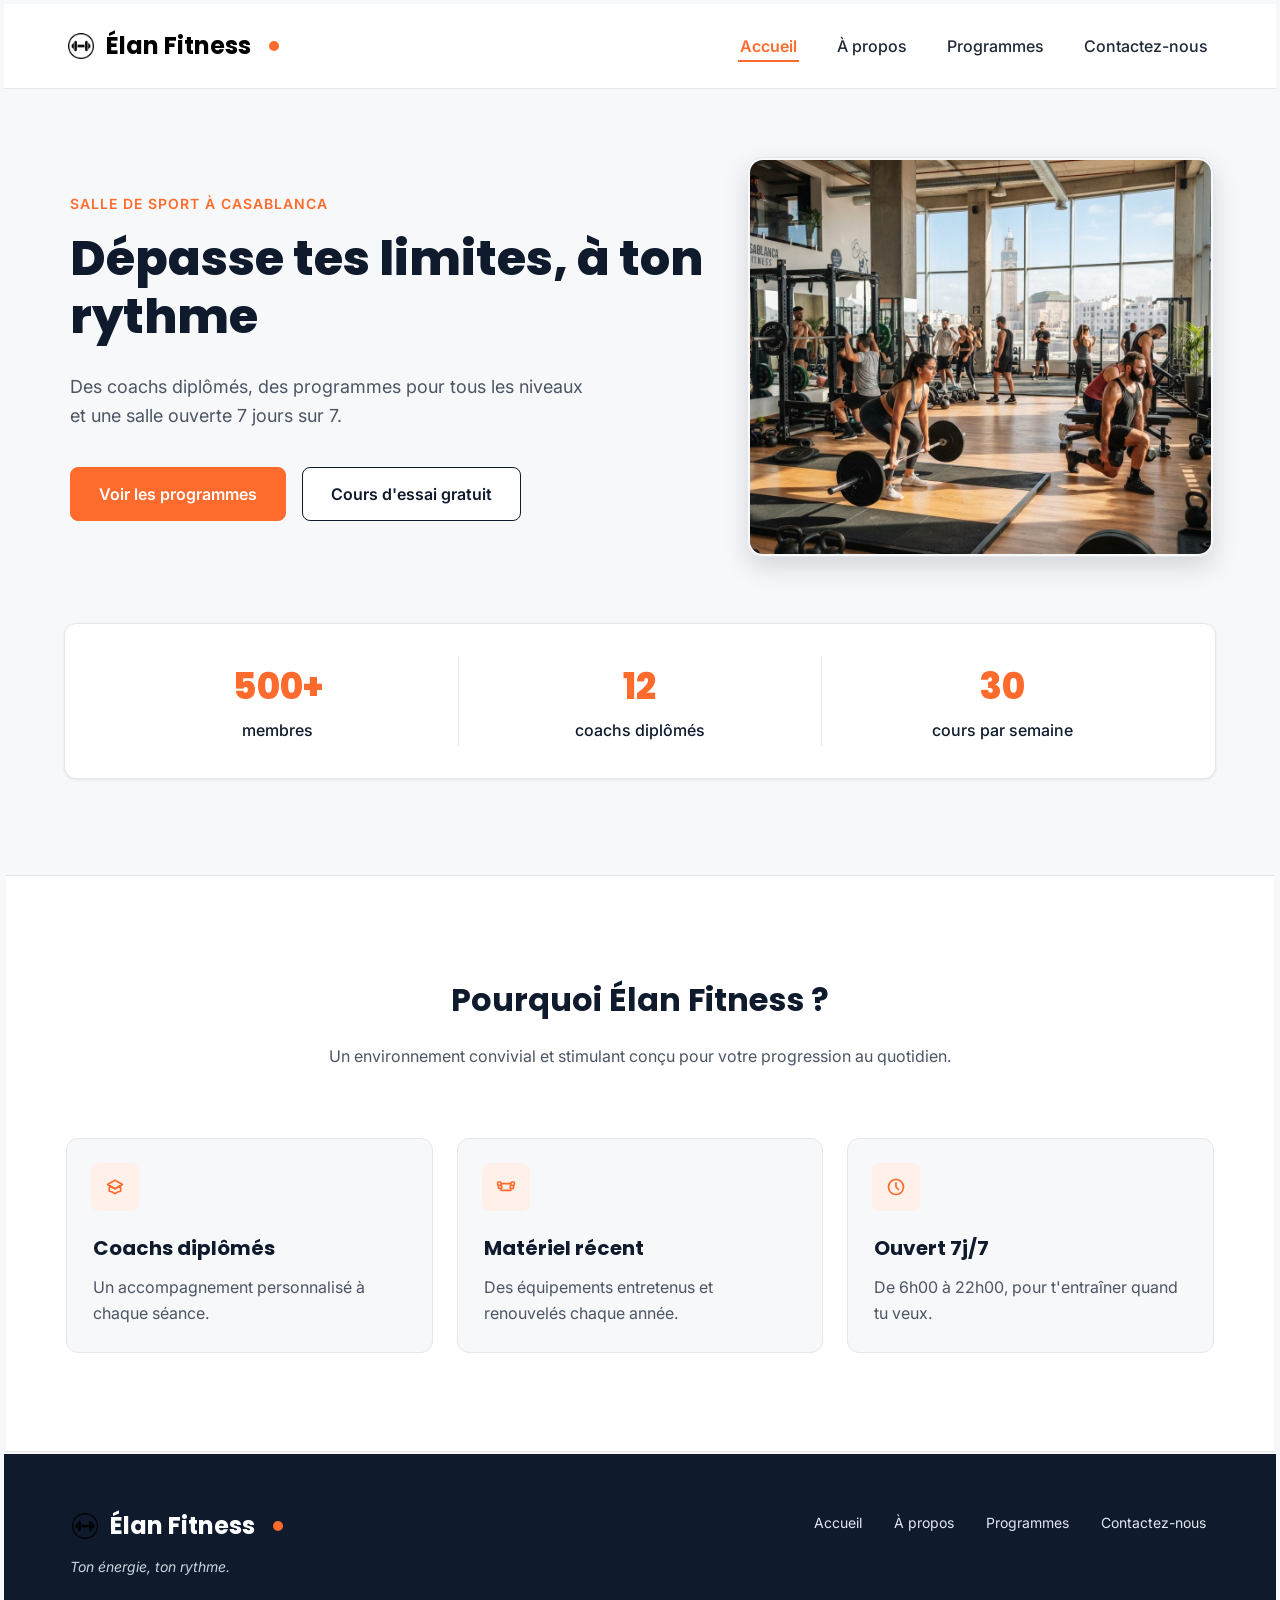
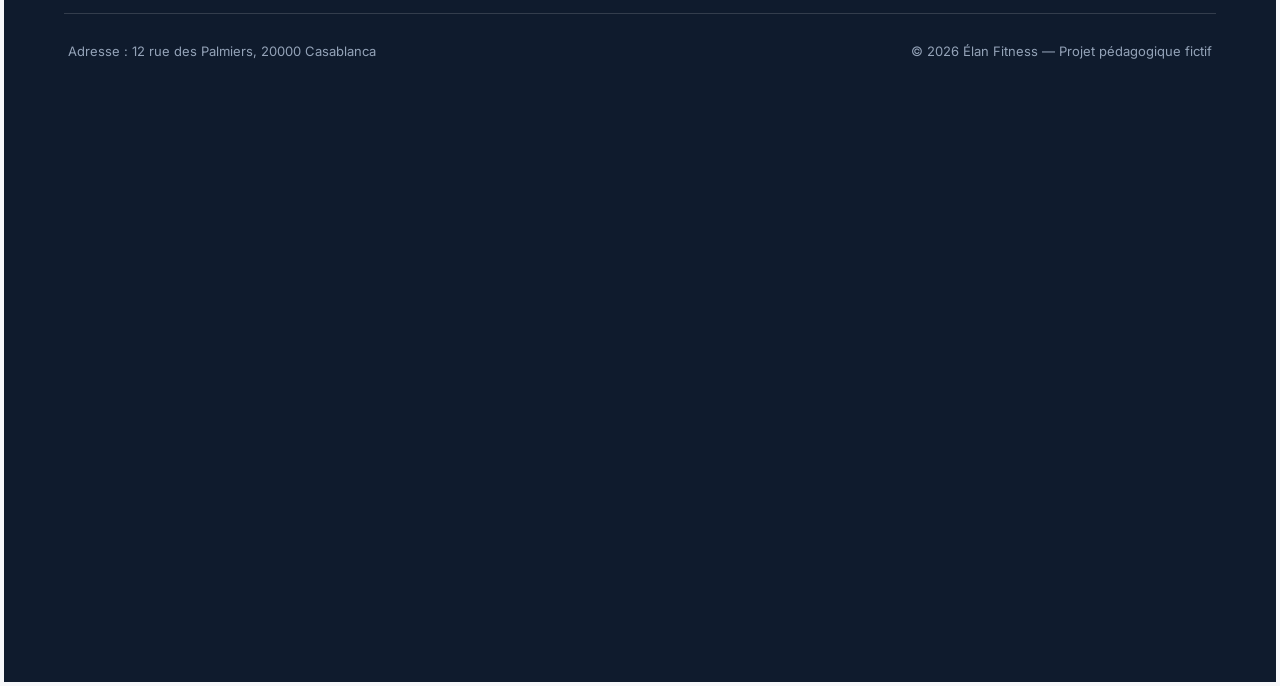
<file: index.html>
<!DOCTYPE html>
<html lang="fr">
<head>
  <meta charset="UTF-8">
  <meta name="viewport" content="width=device-width, initial-scale=1">
  <meta name="description" content="Élan Fitness, salle de sport à Casablanca : musculation, yoga, cardio et boxe fitness avec des coachs diplômés. Réservez votre cours d'essai gratuit.">
  <title>Élan Fitness | Accueil</title>

  <link rel="preconnect" href="https://fonts.googleapis.com">
  <link rel="preconnect" href="https://fonts.gstatic.com" crossorigin>
  <link href="https://fonts.googleapis.com/css2?family=Inter:wght@400;500;600&family=Poppins:wght@600;700;800&display=swap" rel="stylesheet">

  <link rel="stylesheet" href="style.css">

  <link rel="icon" type="image/png" href="img/pngegg.png">
</head>

<body>

  <header class="en-tete">
    <div class="conteneur en-tete-contenu">
      <a href="index.html" class="logo">
         <img src="img/pngegg.png" alt="Logo Élan Fitness">
          Élan Fitness
      </a>
      
      <input type="checkbox" id="menu-toggle">

      <label for="menu-toggle" class="burger" >
      <span class="bar1"></span>
      <span class="bar2"></span>
      <span class="bar3"></span>
      </label>
      <nav class="navigation-principale" aria-label="Navigation principale">
        <ul class="menu">
          <li><a href="index.html" class="lien-actif">Accueil</a></li>
          <li><a href="about.html">À propos</a></li>
          <li><a href="prog.html">Programmes</a></li>
          <li><a href="contact.html">Contactez-nous</a></li>
        </ul>
      </nav>
    </div>
  </header>

  <main>

    <section id="accueil" class="hero">
      <div class="conteneur">

        <div class="hero-contenu">
          <div class="hero-texte">
            <p class="sur-titre">Salle de sport à Casablanca</p>
            <h1>Dépasse tes limites, à ton rythme</h1>
            <p class="hero-description">
              Des coachs diplômés, des programmes pour tous les niveaux et une salle ouverte 7 jours sur 7.
            </p>
            <div class="boutons">
              <a href="prog.html" class="bouton bouton-principal">Voir les programmes</a>
              <a href="contact.html" class="bouton bouton-secondaire">Cours d'essai gratuit</a>
            </div>
          </div>

          <img class="hero-image" src="img/hero.jpg" alt="Des personnes s'entraînent dans une salle de sport lumineuse à Casablanca">
        </div>

        <div class="chiffres">
          <div class="chiffre">
            <p class="chiffre-nombre">500+</p>
            <p>membres</p>
          </div>
          <div class="chiffre">
            <p class="chiffre-nombre">12</p>
            <p>coachs diplômés</p>
          </div>
          <div class="chiffre">
            <p class="chiffre-nombre">30</p>
            <p>cours par semaine</p>
          </div>
        </div>

      </div>
    </section>

    <section class="section section-blanche">
      <div class="conteneur">

        <div class="section-titre">
          <h2>Pourquoi Élan Fitness ?</h2>
          <p>Un environnement convivial et stimulant conçu pour votre progression au quotidien.</p>
        </div>

        <div class="cartes">
          <article class="carte carte-avantage">
            <div class="icone"><img src="img/icone-coach.svg" alt=""></div>
            <h3>Coachs diplômés</h3>
            <p>Un accompagnement personnalisé à chaque séance.</p>
          </article>

          <article class="carte carte-avantage">
            <div class="icone"><img src="img/icone-materiel.svg" alt=""></div>
            <h3>Matériel récent</h3>
            <p>Des équipements entretenus et renouvelés chaque année.</p>
          </article>

          <article class="carte carte-avantage">
            <div class="icone"><img src="img/icone-horloge.svg" alt=""></div>
            <h3>Ouvert 7j/7</h3>
            <p>De 6h00 à 22h00, pour t'entraîner quand tu veux.</p>
          </article>
        </div>

      </div>
    </section>

  </main>

  <footer class="pied-de-page">
    <div class="conteneur">

      <div class="pied-haut">
        <div>
          <div class="logo logo-clair">
            <img src="img/pngegg.png" alt="Logo Élan Fitness" style="width: 30px; height: 30px; object-fit: contain;">
            Élan Fitness
          </div>
          <p class="slogan">Ton énergie, ton rythme.</p>
        </div>

        <nav aria-label="Navigation du pied de page">
          <ul class="menu menu-pied">
            <li><a href="index.html">Accueil</a></li>
            <li><a href="about.html">À propos</a></li>
            <li><a href="prog.html">Programmes</a></li>
            <li><a href="contact.html">Contactez-nous</a></li>
          </ul>
        </nav>
      </div>

      <div class="pied-bas">
        <p>Adresse : 12 rue des Palmiers, 20000 Casablanca</p>
        <p>&copy; 2026 Élan Fitness — Projet pédagogique fictif</p>
      </div>

    </div>
              <div class="mapss">
            <iframe src="https://www.google.com/maps/embed?pb=!1m18!1m12!1m3!1d500.39354926201736!2d-9.257252489044832!3d32.237285098544554!2m3!1f0!2f0!3f0!3m2!1i1024!2i768!4f13.1!3m3!1m2!1s0xdac211719897669%3A0x6f59fa5bb517f58a!2sYoucode%20Safi!5e1!3m2!1sen!2sma!4v1791459671138!5m2!1sen!2sma" width="600" height="450" style="border:0;" allowfullscreen="" loading="lazy" referrerpolicy="strict-origin-when-cross-origin"></iframe>

      </div>
  </footer>

</body>
</html>
</file>
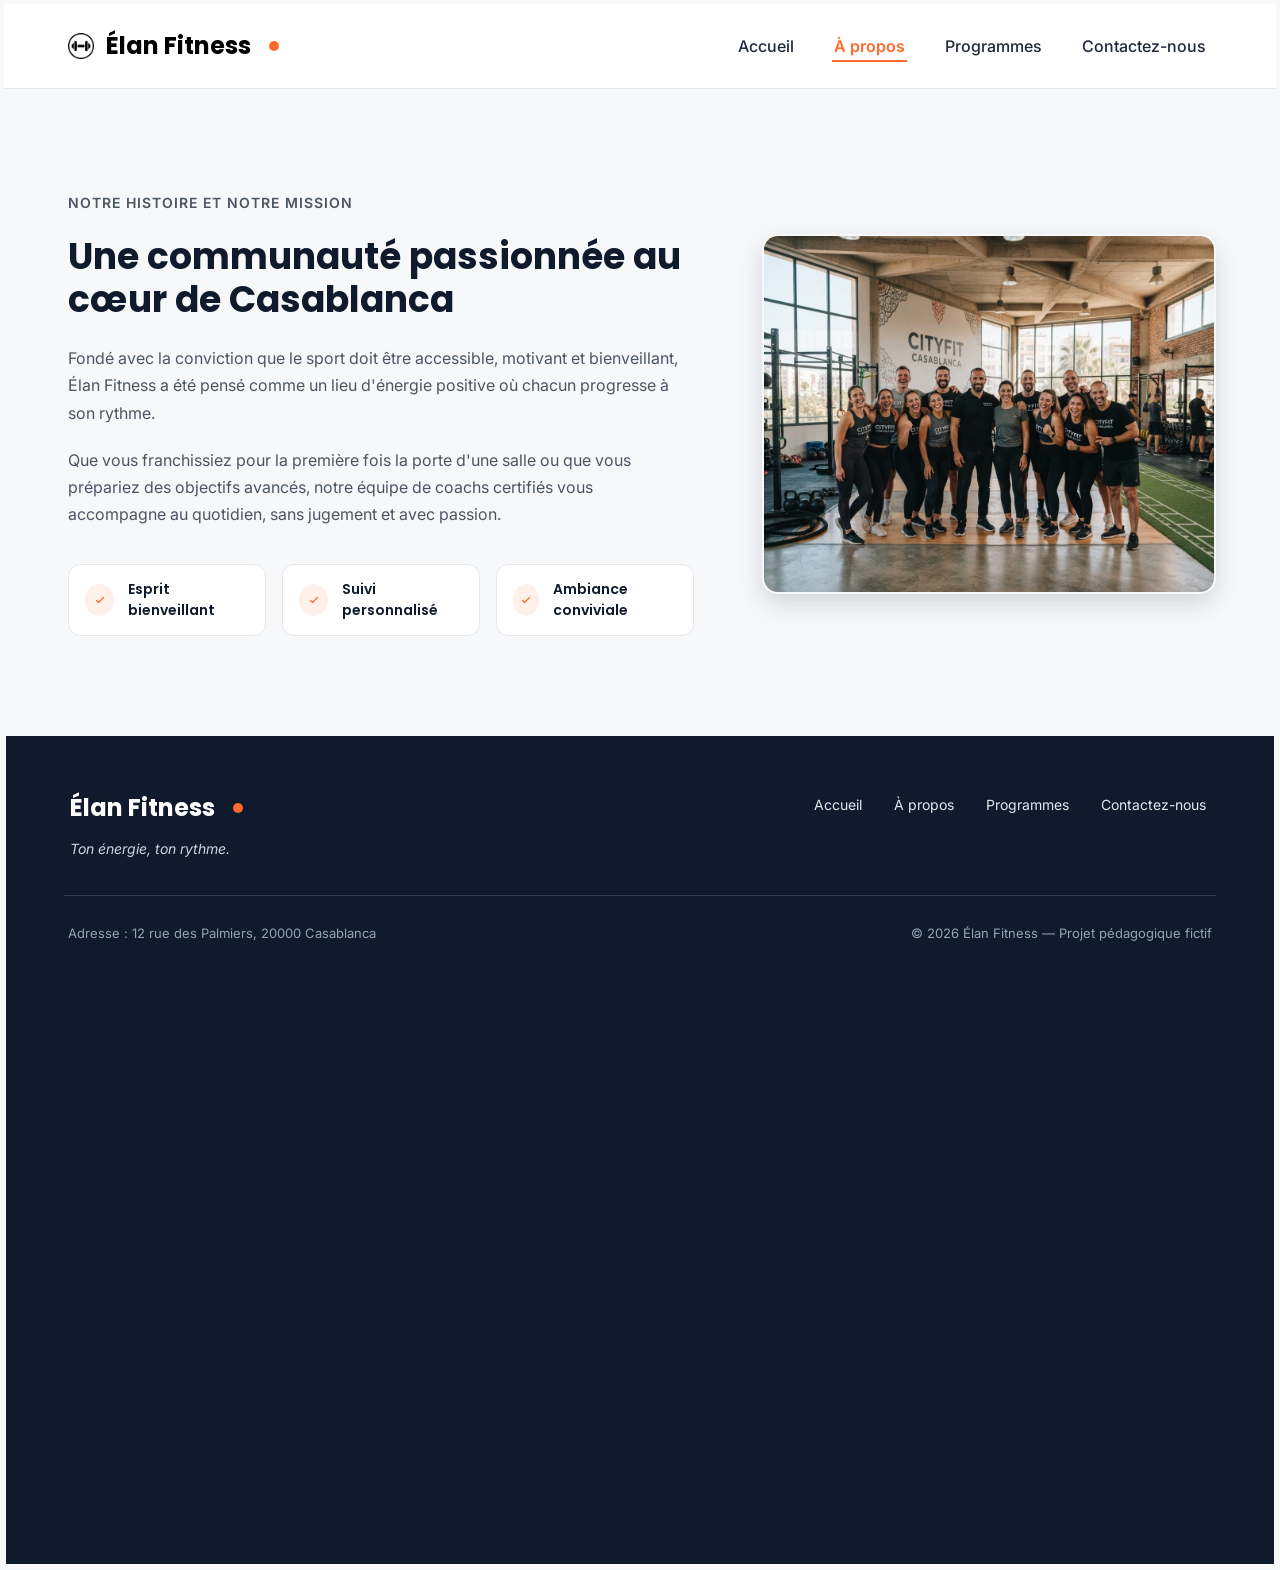
<file: about.html>
<!DOCTYPE html>
<html lang="fr">
<head>
  <meta charset="UTF-8">
  <meta name="viewport" content="width=device-width, initial-scale=1">
  <meta name="description" content="Élan Fitness, salle de sport à Casablanca : musculation, yoga, cardio et boxe fitness avec des coachs diplômés. Réservez votre cours d'essai gratuit.">
  <title>Élan Fitness | À propos</title>

  <link rel="preconnect" href="https://fonts.googleapis.com">
  <link rel="preconnect" href="https://fonts.gstatic.com" crossorigin>
  <link href="https://fonts.googleapis.com/css2?family=Inter:wght@400;500;600&family=Poppins:wght@600;700;800&display=swap" rel="stylesheet">
  <link rel="icon" type="image/png" href="img/pngegg.png">
  <link rel="stylesheet" href="style.css">

</head>

<body>

  <header class="en-tete">
    <div class="conteneur en-tete-contenu">
      <a href="index.html" class="logo">
        <img src="img/pngegg.png" alt="Logo Élan Fitness">
        Élan Fitness
        </a>
      <input type="checkbox" id="menu-toggle">

      <label for="menu-toggle" class="burger" >
      <span class="bar1"></span>
      <span class="bar2"></span>
      <span class="bar3"></span>
      </label>
      <nav class="navigation-principale" aria-label="Navigation principale">
      <nav aria-label="Navigation principale">
        <ul class="menu">
          <li><a href="index.html" >Accueil</a></li>
          <li><a href="about.html"class="lien-actif">À propos</a></li>
          <li><a href="prog.html">Programmes</a></li>
          <li><a href="contact.html">Contactez-nous</a></li>
        </ul>
        </ul>
      </nav>
    </div>
  </header>

  <main>
    <section id="a-propos" class="section">
      <div class="conteneur apropos-contenu">

        <div class="apropos-texte">
          <p class="sur-titre">Notre histoire et notre mission</p>
          <h2>Une communauté passionnée au cœur de Casablanca</h2>
          <p>
            Fondé avec la conviction que le sport doit être accessible, motivant et bienveillant,
            Élan Fitness a été pensé comme un lieu d'énergie positive où chacun progresse à son rythme.
          </p>
          <p>
            Que vous franchissiez pour la première fois la porte d'une salle ou que vous prépariez des
            objectifs avancés, notre équipe de coachs certifiés vous accompagne au quotidien, sans
            jugement et avec passion.
          </p>

          <ul class="valeurs">
            <li class="valeur">
              <div class="icone icone-petite"><img src="img/icone-check.svg" alt=""></div>
              <span>Esprit bienveillant</span>
            </li>
            <li class="valeur">
              <div class="icone icone-petite"><img src="img/icone-check.svg" alt=""></div>
              <span>Suivi personnalisé</span>
            </li>
            <li class="valeur">
              <div class="icone icone-petite"><img src="img/icone-check.svg" alt=""></div>
              <span>Ambiance conviviale</span>
            </li>
          </ul>
        </div>

        <img class="apropos-image" src="img/equipe.jpg" alt="L'équipe de coachs d'Élan Fitness réunie dans la salle">

      </div>
    </section>
      <footer class="pied-de-page">
    <div class="conteneur">

      <div class="pied-haut">
        <div>
          <p class="logo logo-clair">Élan Fitness</p>
          <p class="slogan">Ton énergie, ton rythme.</p>
        </div>

        <nav aria-label="Navigation du pied de page">
          <ul class="menu menu-pied">
            <li><a href="index.html">Accueil</a></li>
            <li><a href="about.html">À propos</a></li>
            <li><a href="prog.html">Programmes</a></li>
            <li><a href="contact.html">Contactez-nous</a></li>
          </ul>
        </nav>
      </div>

      <div class="pied-bas">
        <p>Adresse : 12 rue des Palmiers, 20000 Casablanca</p>
        <p>&copy; 2026 Élan Fitness — Projet pédagogique fictif</p>
      </div>

    </div>
              <div class="mapss">
            <iframe src="https://www.google.com/maps/embed?pb=!1m18!1m12!1m3!1d500.39354926201736!2d-9.257252489044832!3d32.237285098544554!2m3!1f0!2f0!3f0!3m2!1i1024!2i768!4f13.1!3m3!1m2!1s0xdac211719897669%3A0x6f59fa5bb517f58a!2sYoucode%20Safi!5e1!3m2!1sen!2sma!4v1791459671138!5m2!1sen!2sma" width="600" height="450" style="border:0;" allowfullscreen="" loading="lazy" referrerpolicy="strict-origin-when-cross-origin"></iframe>

      </div>
  </footer>

</body>
</html>
</file>
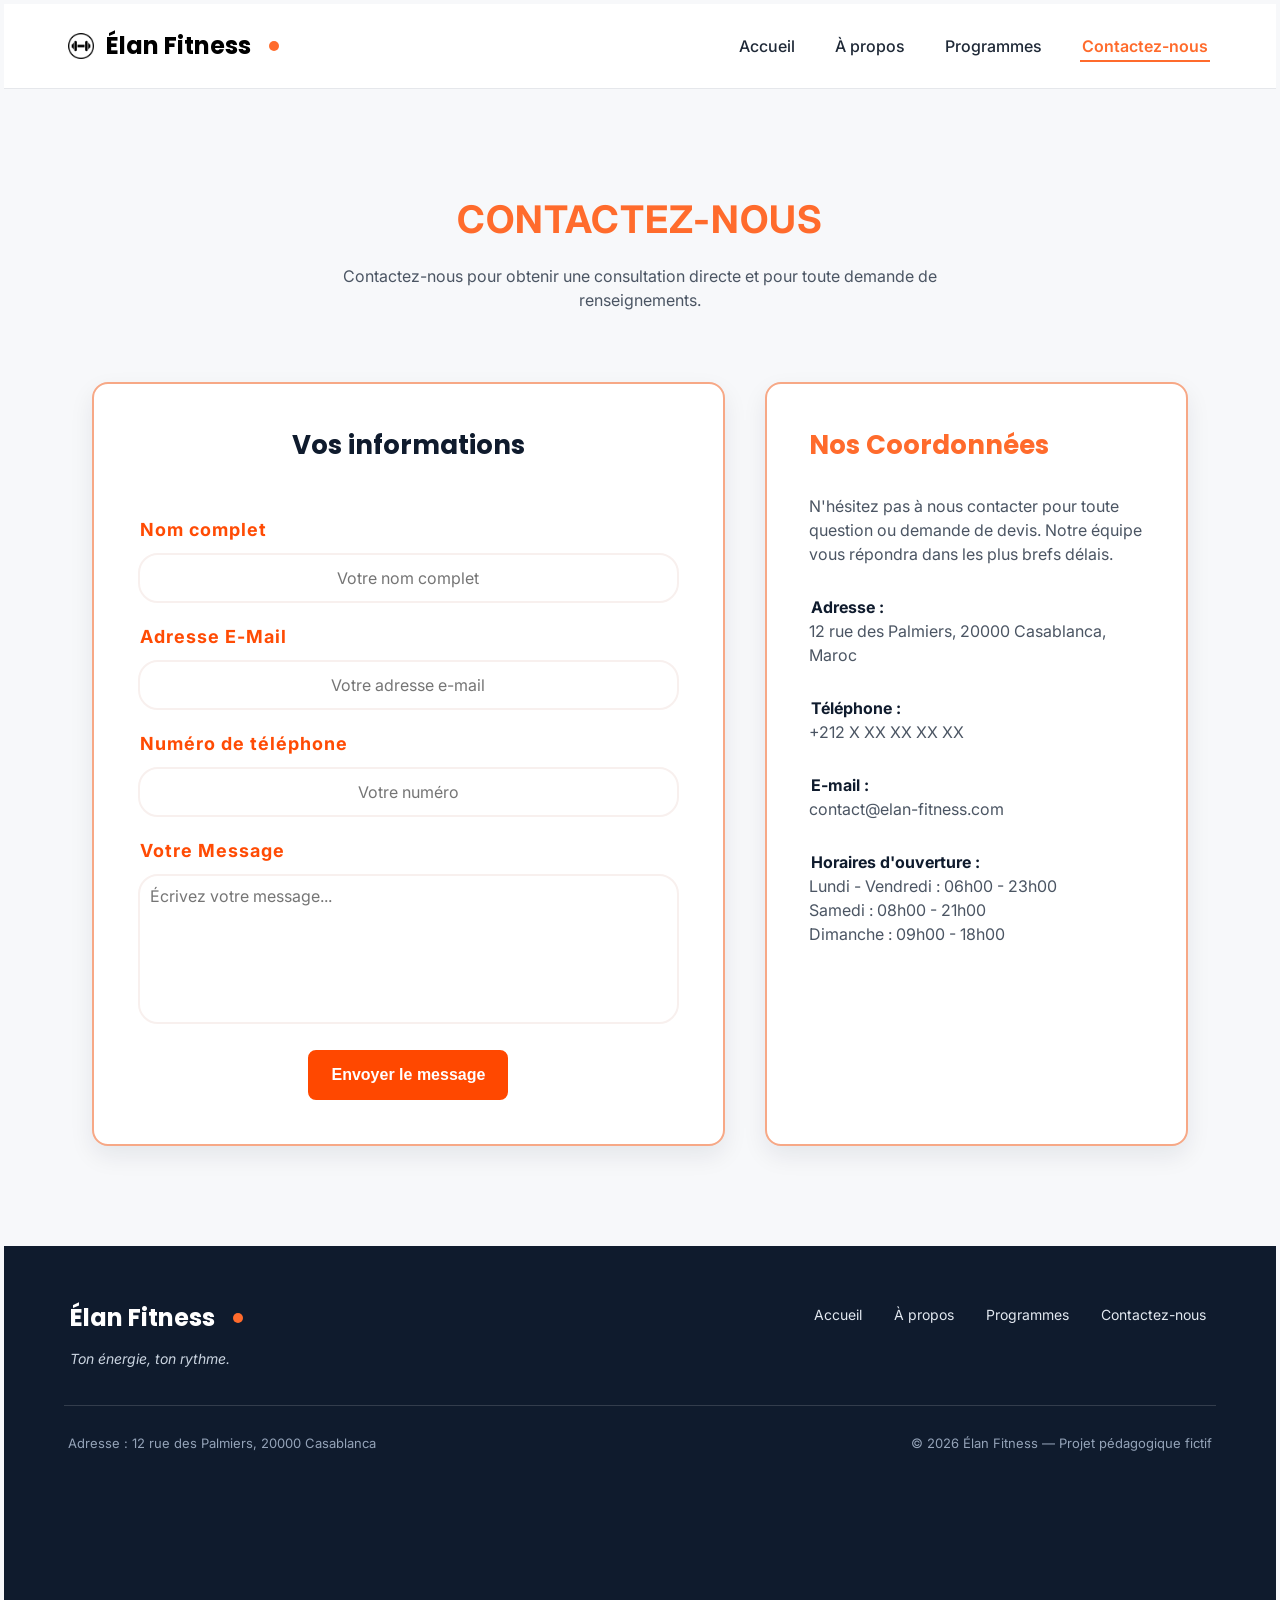
<file: contact.html>
<!DOCTYPE html>
<html lang="fr">
<head>
  <meta charset="UTF-8">
  <meta name="viewport" content="width=device-width, initial-scale=1">
  <meta name="description" content="Élan Fitness, salle de sport à Casablanca : musculation, yoga, cardio et boxe fitness avec des coachs diplômés. Réservez votre cours d'essai gratuit.">
  <title>Élan Fitness | Contact</title>

  <link rel="preconnect" href="https://fonts.googleapis.com">
  <link rel="preconnect" href="https://fonts.gstatic.com" crossorigin>
  <link href="https://fonts.googleapis.com/css2?family=Inter:wght@400;500;600&family=Poppins:wght@600;700;800&display=swap" rel="stylesheet">
  <link rel="shortcut icon" href="img/pngegg.png" type="image/x-icon">
  <link rel="stylesheet" href="contact.css">
    <link rel="stylesheet" href="style.css">
</head>

<body>

  <header class="en-tete">

    <div class="conteneur en-tete-contenu">
      <a href="index.html" class="logo">
        <img src="img/pngegg.png" alt="Logo Élan Fitness">
        Élan Fitness
      </a>
            <input type="checkbox" id="menu-toggle">

      <label for="menu-toggle" class="burger" >
      <span ></span>
      <span ></span>
      <span ></span>
      </label>
      <nav class="navigation-principale" aria-label="Navigation principale">

        <ul class="menu">
          <li><a href="index.html" >Accueil</a></li>
          <li><a href="about.html">À propos</a></li>
          <li><a href="prog.html">Programmes</a></li>
          <li><a href="contact.html"class="lien-actif">Contactez-nous</a></li>
        </ul>
      </nav>
    </div>
  </header>




  <main>
    
  <section id="Contact" class="section">

    <div class="conteneur">

        <div class="section-titre">
            <p class="sur_titre"><strong>Contactez-nous</strong></p>


            <p>
                Contactez-nous pour obtenir une consultation directe
                et pour toute demande de renseignements.
            </p>
        </div>


        <div class="contact-contenu">


            <div class="contact-info">

                <h2>Nos Coordonnées</h2>

                <p>
                    N'hésitez pas à nous contacter pour toute question
                    ou demande de devis. Notre équipe vous répondra
                    dans les plus brefs délais.
                </p>

                <p>
                    <strong>Adresse :</strong><br>
                    12 rue des Palmiers, 20000 Casablanca, Maroc
                </p>

                <p>
                    <strong>Téléphone :</strong><br>
                    +212 X XX XX XX XX
                </p>

                <p>
                    <strong>E-mail :</strong><br>
                    contact@elan-fitness.com
                </p>

                <p>
                    <strong>Horaires d'ouverture :</strong><br>
                    Lundi - Vendredi : 06h00 - 23h00<br>
                    Samedi : 08h00 - 21h00<br>
                    Dimanche : 09h00 - 18h00
                </p>

            </div>

            <div class="v_informations">

                <h2>Vos informations</h2>

                <form>

                    <div class="informations_cl">

                        <p class="label-form">Nom complet</p>
                        <input type="text" placeholder="Votre nom complet">

                        <p class="label-form">Adresse E-Mail</p>
                        <input type="email" placeholder="Votre adresse e-mail">

                        <p class="label-form">Numéro de téléphone</p>
                        <input type="tel" placeholder="Votre numéro" oninput="this.value = this.value.replace(/[^0-9]/g, '')">

                        <p class="label-form">Votre Message</p>
                        <textarea placeholder="Écrivez votre message..."></textarea>

                        <button class="button">
                            Envoyer le message
                        </button>

                    </div>

                </form>

            </div>

        </div>

    </div>

</section>
      </main>
    </form>


      <footer class="pied-de-page">
    <div class="conteneur">

      <div class="pied-haut">
        <div>
          <p class="logo logo-clair">Élan Fitness</p>
          <p class="slogan">Ton énergie, ton rythme.</p>
        </div>

        <nav aria-p="Navigation du pied de page">
          <ul class="menu menu-pied">
            <li><a href="index.html">Accueil</a></li>
            <li><a href="about.html">À propos</a></li>
            <li><a href="prog.html">Programmes</a></li>
            <li><a href="contact.html">Contactez-nous</a></li>
          </ul>
        </nav>
      </div>

        <div class="pied-bas">
          <p>Adresse : 12 rue des Palmiers, 20000 Casablanca</p>
          <p>&copy; 2026 Élan Fitness — Projet pédagogique fictif</p>
        </div>

    </div>
          <div class="mapss">
            <iframe src="https://www.google.com/maps/embed?pb=!1m18!1m12!1m3!1d500.39354926201736!2d-9.257252489044832!3d32.237285098544554!2m3!1f0!2f0!3f0!3m2!1i1024!2i768!4f13.1!3m3!1m2!1s0xdac211719897669%3A0x6f59fa5bb517f58a!2sYoucode%20Safi!5e1!3m2!1sen!2sma!4v1791459671138!5m2!1sen!2sma" referrerpolicy="strict-origin-when-cross-origin"></iframe>

      </div>
  </footer>

</body>
</html>
</file>
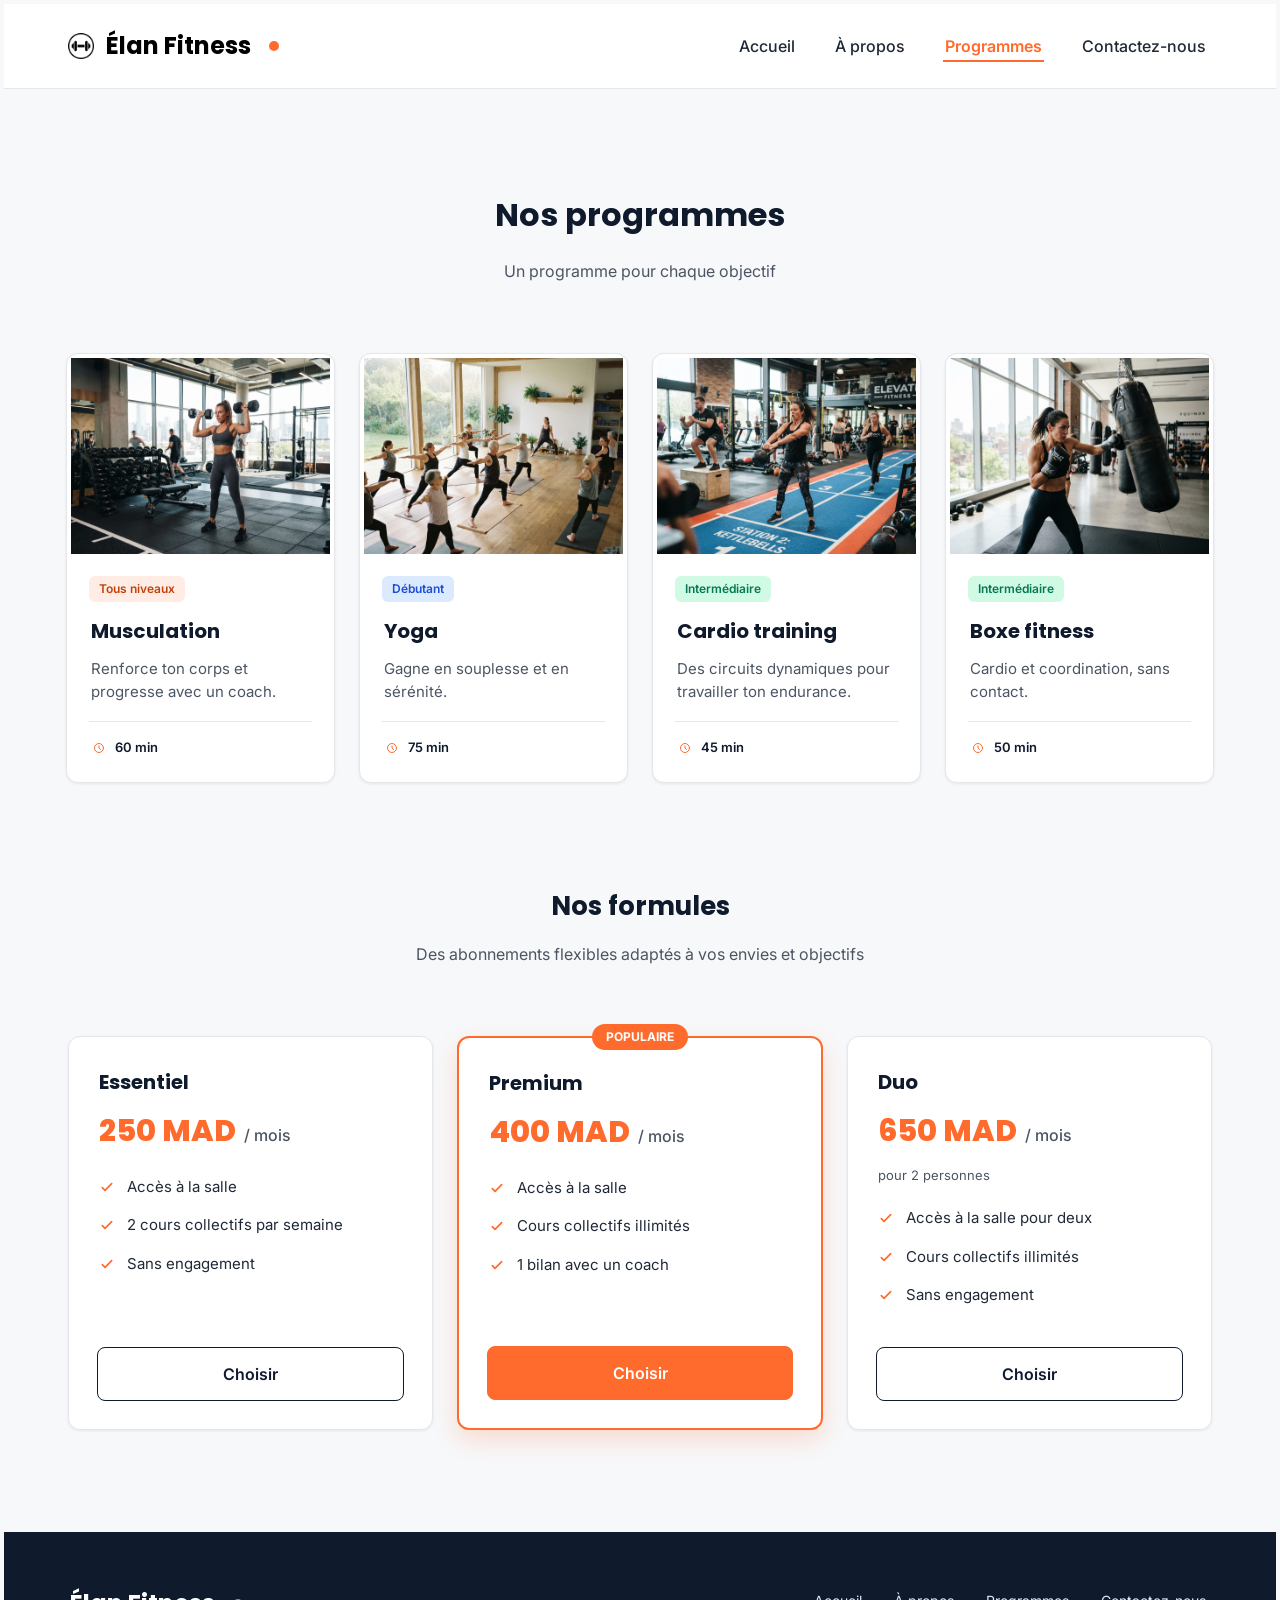
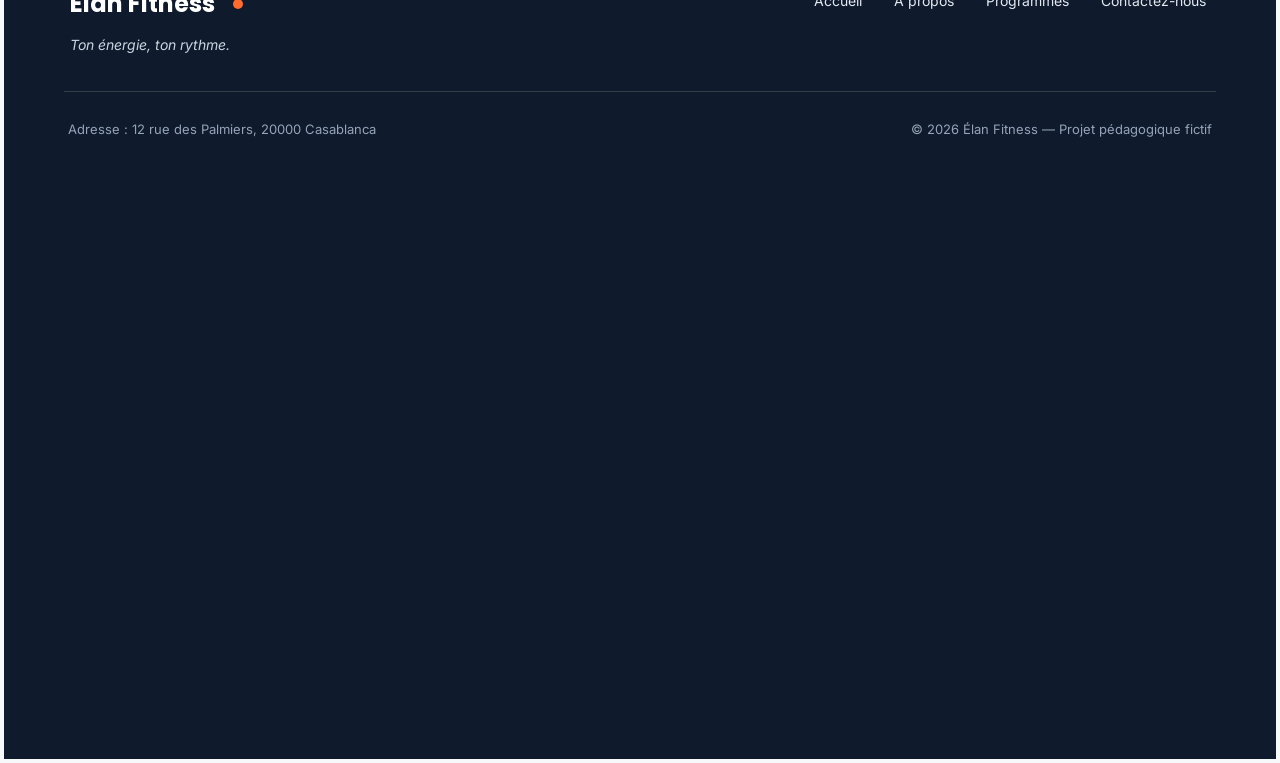
<file: prog.html>
<!DOCTYPE html>
<html lang="fr">
<head>
  <meta charset="UTF-8">
  <meta name="viewport" content="width=device-width, initial-scale=1">
  <meta name="description" content="Élan Fitness, salle de sport à Casablanca : musculation, yoga, cardio et boxe fitness avec des coachs diplômés. Réservez votre cours d'essai gratuit.">
  <title>Élan Fitness | Programmes</title>

  <link rel="preconnect" href="https://fonts.googleapis.com">
  <link rel="preconnect" href="https://fonts.gstatic.com" crossorigin>
  <link href="https://fonts.googleapis.com/css2?family=Inter:wght@400;500;600&family=Poppins:wght@600;700;800&display=swap" rel="stylesheet">

  <link rel="stylesheet" href="style.css">
 <link rel="shortcut icon" href="img/pngegg.png" type="image/x-icon">
</head>

<body>

  <header class="en-tete">
    <div class="conteneur en-tete-contenu">
      <a href="index.html" class="logo">
        <img src="img/pngegg.png" alt="Logo Élan Fitness">
        Élan Fitness
      </a>
            <input type="checkbox" id="menu-toggle">

      <label for="menu-toggle" class="burger" >
      <span ></span>
      <span ></span>
      <span ></span>
      </label>
      <nav class="navigation-principale" aria-label="Navigation principale">

      <nav aria-label="Navigation principale">
        <ul class="menu">
          <li><a href="index.html">Accueil</a></li>
          <li><a href="about.html">À propos</a></li>
          <li><a href="prog.html"class="lien-actif">Programmes</a></li>
          <li><a href="contact.html">Contactez-nous</a></li>
        </ul>
        </ul>
      </nav>
    </div>
  </header>

  <main>
        <section id="programmes" class="section">
      <div class="conteneur">

        <div class="section-titre">
          <h2>Nos programmes</h2>
          <p>Un programme pour chaque objectif</p>
        </div>

        <div class="cartes">

          <article class="carte carte-programme">
            <img src="img/musculation.jpg" alt="Une sportive soulève des haltères dans l'espace musculation">
            <div class="programme-corps">
              <span class="etiquette etiquette-orange">Tous niveaux</span>
              <h3>Musculation</h3>
              <p>Renforce ton corps et progresse avec un coach.</p>
              <p class="duree"><img src="img/icone-duree.svg" alt="">60 min</p>
            </div>
          </article>

          <article class="carte carte-programme">
            <img src="img/yoga.jpg" alt="Un groupe pratique le yoga sur des tapis dans une salle lumineuse">
            <div class="programme-corps">
              <span class="etiquette etiquette-bleue">Débutant</span>
              <h3>Yoga</h3>
              <p>Gagne en souplesse et en sérénité.</p>
              <p class="duree"><img src="img/icone-duree.svg" alt="">75 min</p>
            </div>
          </article>

          <article class="carte carte-programme">
            <img src="img/cardio.jpg" alt="Des sportifs suivent un circuit de cardio training avec des kettlebells">
            <div class="programme-corps">
              <span class="etiquette etiquette-verte">Intermédiaire</span>
              <h3>Cardio training</h3>
              <p>Des circuits dynamiques pour travailler ton endurance.</p>
              <p class="duree"><img src="img/icone-duree.svg" alt="">45 min</p>
            </div>
          </article>

          <article class="carte carte-programme">
            <img src="img/boxe.jpg" alt="Une sportive frappe un sac de frappe pendant un cours de boxe fitness">
            <div class="programme-corps">
              <span class="etiquette etiquette-verte">Intermédiaire</span>
              <h3>Boxe fitness</h3>
              <p>Cardio et coordination, sans contact.</p>
              <p class="duree"><img src="img/icone-duree.svg" alt="">50 min</p>
            </div>
          </article>

        </div>

        <div class="formules">

          <div class="section-titre">
            <h3>Nos formules</h3>
            <p>Des abonnements flexibles adaptés à vos envies et objectifs</p>
          </div>

          <div class="cartes">

            <article class="carte formule">
              <h4>Essentiel</h4>
              <p class="prix">250 MAD <span>/ mois</span></p>
              <ul class="formule-liste">
                <li>Accès à la salle</li>
                <li>2 cours collectifs par semaine</li>
                <li>Sans engagement</li>
              </ul>
              <a href="contact.html" class="bouton bouton-secondaire">Choisir</a>
            </article>

            <article class="carte formule formule-populaire">
              <p class="badge-populaire">Populaire</p>
              <h4>Premium</h4>
              <p class="prix">400 MAD <span>/ mois</span></p>
              <ul class="formule-liste">
                <li>Accès à la salle</li>
                <li>Cours collectifs illimités</li>
                <li>1 bilan avec un coach</li>
              </ul>
              <a href="contact.html" class="bouton bouton-principal">Choisir</a>
            </article>

            <article class="carte formule">
              <h4>Duo</h4>
              <p class="prix">650 MAD <span>/ mois</span></p>
              <p class="prix-note">pour 2 personnes</p>
              <ul class="formule-liste">
                <li>Accès à la salle pour deux</li>
                <li>Cours collectifs illimités</li>
                <li>Sans engagement</li>
              </ul>
              <a href="contact.html" class="bouton bouton-secondaire">Choisir</a>
            </article>

          </div>
        </div>

      </div>
    </section>

  </main>
    <footer class="pied-de-page">
    <div class="conteneur">

      <div class="pied-haut">
        <div>
          <p class="logo logo-clair">Élan Fitness</p>
          <p class="slogan">Ton énergie, ton rythme.</p>
        </div>

        <nav aria-label="Navigation du pied de page">
          <ul class="menu menu-pied">
            <li><a href="index.html">Accueil</a></li>
            <li><a href="about.html">À propos</a></li>
            <li><a href="prog.html">Programmes</a></li>
            <li><a href="contact.html">Contactez-nous</a></li>
          </ul>
        </nav>
      </div>

      <div class="pied-bas">
        <p>Adresse : 12 rue des Palmiers, 20000 Casablanca</p>
        <p>&copy; 2026 Élan Fitness — Projet pédagogique fictif</p>
      </div>

    </div>
              <div class="mapss">
            <iframe src="https://www.google.com/maps/embed?pb=!1m18!1m12!1m3!1d500.39354926201736!2d-9.257252489044832!3d32.237285098544554!2m3!1f0!2f0!3f0!3m2!1i1024!2i768!4f13.1!3m3!1m2!1s0xdac211719897669%3A0x6f59fa5bb517f58a!2sYoucode%20Safi!5e1!3m2!1sen!2sma!4v1791459671138!5m2!1sen!2sma" width="600" height="450" style="border:0;" allowfullscreen="" loading="lazy" referrerpolicy="strict-origin-when-cross-origin"></iframe>

      </div>
  </footer>

</body>
</html>
</file>
<file: style.css>
* {
  box-sizing: border-box;
  margin: 0;
  padding: 2px;
}

html {
  scroll-behavior: smooth;
}

body {
  font-family: 'Inter', Arial, sans-serif;
  font-size: 16px;
  line-height: 1.5;
  color: #1F2937;
  background-color: #F7F8FA;
}

h1, h2, h3, h4 {
  font-family: 'Poppins', Arial, sans-serif;
  color: #0F1B2D;
}

a {
  color: inherit;
  text-decoration: none;
}

ul {
  list-style: none;
}

img {
  display: block;
  max-width: 100%;
}

a:focus-visible,
button:focus-visible {
  outline: 3px solid #FF6B2C;
  outline-offset: 2px;
}

.conteneur {
  width: 100%;
  max-width: 1200px;
  margin: 0 auto;
  padding: 0 24px;
}

.section {
  padding: 96px 0;
}

.section-blanche {
  background-color: #FFFFFF;
  border-top: 1px solid #E5E7EB;
  border-bottom: 1px solid #E5E7EB;
}

.section-titre {
  max-width: 640px;
  margin: 0 auto 64px;
  text-align: center;
}

.section-titre h2 {
  font-size: 32px;
  margin-bottom: 16px;
}

.section-titre h3 {
  font-size: 26px;
  margin-bottom: 12px;
}

.section-titre p {
  color: #4B5563;
}

.sur-titre {
  font-size: 14px;
  font-weight: 600;
  color: #FF6B2C;
  text-transform: uppercase;
  letter-spacing: 1px;
  margin-bottom: 12px;
  border: #000000;
  border-radius: 23PX;
}

.bouton {
  display: inline-block;
  padding: 14px 28px;
  border-radius: 8px;
  font-size: 16px;
  font-weight: 600;
  text-align: center;
  cursor: pointer;
}

.bouton-principal {
  background-color: #FF6B2C;
  border: 1px solid #FF6B2C;
  color: #FFFFFF;
}

.bouton-principal:hover {
  background-color: #F05817;
}

.bouton-secondaire {
  background-color: #FFFFFF;
  border: 1px solid #0F1B2D;
  color: #0F1B2D;
}

.bouton-secondaire:hover {
  background-color: #F3F4F6;
}

.cartes {
  display: flex;
  gap: 24px;
}

.carte {
  flex: 1;
  background-color: #FFFFFF;
  border: 1px solid #E5E7EB;
  border-radius: 12px;
  box-shadow: 0 1px 3px rgba(15, 27, 45, 0.08);
}

.icone {
  width: 48px;
  height: 48px;
  background-color: #FFF0EA;
  border-radius: 8px;
  display: flex;
  align-items: center;
  justify-content: center;
}

.icone img {
  width: 24px;
  height: 24px;
}

.icone-petite {
  width: 32px;
  height: 32px;
  border-radius: 50%;
}

.icone-petite img {
  width: 16px;
  height: 16px;
}

.en-tete {
  position: sticky;
  top: 0;
  z-index: 10;
  background-color: #FFFFFF;
  border-bottom: 1px solid #E5E7EB;
}

.en-tete-contenu {
  height: 80px;
  display: flex;
  align-items: center;
  justify-content: space-between;
}

.logo {
  display: flex;
  align-items: center;
  font-family: 'Poppins', Arial, sans-serif;
  font-size: 24px;
  font-weight: 700;
  color: #000000;
}

.logo::after {
  content: "";
  width: 10px;
  height: 10px;
  margin-left: 8px;
  background-color: #FF6B2C;
  border-radius: 50%;
}

.menu {
  display: flex;
  gap: 32px;
}

.menu a {
  font-weight: 500;
  padding-bottom: 4px;
  border-bottom: 2px solid transparent;
    transition: 0.3s;
}

.menu a:hover {
  color: #FF6B2C;
}

.menu .lien-actif {
  color: #FF6B2C;
  font-weight: 600;
  border-bottom-color: #FF6B2C;
}

.hero {
  padding: 64px 0 96px;
}

.hero-contenu {
  display: flex;
  align-items: center;
  gap: 32px;
}

.hero-texte {
  flex: 7;
}

.hero-texte h1 {
  font-size: 48px;
  font-weight: 800;
  line-height: 1.2;
  margin-bottom: 24px;
}

.hero-description {
  max-width: 520px;
  font-size: 18px;
  line-height: 1.6;
  color: #4B5563;
  margin-bottom: 32px;
}

.boutons {
  display: flex;
  flex-wrap: wrap;
  gap: 16px;
}

.hero-image {
  flex: 5;
  min-width: 0;
  height: 400px;
  object-fit: cover;
  border-radius: 16px;
  border: 1px solid #E5E7EB;
  box-shadow: 0 10px 25px rgba(15, 27, 45, 0.15);
}

.chiffres {
  display: flex;
  margin-top: 64px;
  padding: 32px;
  background-color: #FFFFFF;
  border: 1px solid #E5E7EB;
  border-radius: 12px;
  box-shadow: 0 1px 3px rgba(15, 27, 45, 0.08);
}

.chiffre {
  flex: 1;
  text-align: center;
  font-weight: 500;
  color: #0F1B2D;
}

.chiffre + .chiffre {
  border-left: 1px solid #E5E7EB;
}

.chiffre-nombre {
  font-family: 'Poppins', Arial, sans-serif;
  font-size: 36px;
  font-weight: 800;
  color: #FF6B2C;
}

.carte-avantage {
  padding: 24px;
  background-color: #F7F8FA;
  box-shadow: none;
}

.carte-avantage .icone {
  margin-bottom: 20px;
}

.carte-avantage h3 {
  font-size: 20px;
  margin-bottom: 8px;
}

.carte-avantage p {
  color: #4B5563;
  line-height: 1.6;
}

.apropos-contenu {
  display: flex;
  align-items: center;
  gap: 64px;
}

.apropos-texte {
  flex: 7;
}

.apropos-texte h2 {
  font-size: 36px;
  line-height: 1.2;
  margin-bottom: 20px;
}

.apropos-texte p {
  color: #4B5563;
  line-height: 1.7;
  margin-bottom: 16px;
}

.valeurs {
  display: flex;
  gap: 16px;
  margin-top: 32px;
}

.valeur {
  flex: 1;
  display: flex;
  align-items: center;
  gap: 12px;
  padding: 12px 16px;
  background-color: #FFFFFF;
  border: 1px solid #E5E7EB;
  border-radius: 12px;
  font-family: 'Poppins', Arial, sans-serif;
  font-size: 14px;
  font-weight: 600;
  color: #0F1B2D;
}

.apropos-image {
  flex: 5;
  min-width: 0;
  height: 360px;
  object-fit: cover;
  border-radius: 16px;
  box-shadow: 0 10px 25px rgba(15, 27, 45, 0.15);
}

.carte-programme {
  display: flex;
  flex-direction: column;
  overflow: hidden;
}

.carte-programme > img {
  width: 100%;
  height: 200px;
  object-fit: cover;
}

.programme-corps {
  flex: 1;
  display: flex;
  flex-direction: column;
  padding: 20px;
}

.programme-corps h3 {
  font-size: 20px;
  margin-bottom: 8px;
}

.programme-corps p {
  font-size: 15px;
  color: #4B5563;
}

.etiquette {
  align-self: flex-start;
  padding: 4px 10px;
  margin-bottom: 12px;
  border-radius: 6px;
  font-size: 12px;
  font-weight: 600;
}

.etiquette-orange {
  background-color: #FFEDE5;
  color: #C2410C;
}

.etiquette-bleue {
  background-color: #DBEAFE;
  color: #1D4ED8;
}

.etiquette-verte {
  background-color: #D1FAE5;
  color: #047857;
}

.programme-corps .duree {
  display: flex;
  align-items: center;
  gap: 8px;
  margin-top: auto;
  padding-top: 16px;
  border-top: 1px solid #E5E7EB;
  font-size: 13px;
  font-weight: 600;
  color: #0F1B2D;
}

.programme-corps h3 + p {
  margin-bottom: 16px;
}

.duree img {
  width: 16px;
  height: 16px;
}

.formules {
  margin-top: 96px;
}

.formule {
  position: relative;
  display: flex;
  flex-direction: column;
  padding: 28px;
}

.formule h4 {
  font-size: 20px;
}

.prix {
  margin: 8px 0 16px;
  font-family: 'Poppins', Arial, sans-serif;
  font-size: 30px;
  font-weight: 800;
  color: #FF6B2C;
}

.prix span {
  font-family: 'Inter', Arial, sans-serif;
  font-size: 16px;
  font-weight: 500;
  color: #4B5563;
}

.prix-note {
  margin: -8px 0 16px;
  font-size: 13px;
  color: #4B5563;
}

.formule-liste {
  flex: 1;
  margin-bottom: 24px;
}

.formule-liste li {
  padding-left: 28px;
  margin-bottom: 12px;
  font-size: 15px;
  background-image: url('img/icone-check.svg');
  background-repeat: no-repeat;
  background-position: left center;
  background-size: 16px;
}

.formule .bouton {
  display: block;
}

.formule-populaire {
  border: 2px solid #FF6B2C;
  box-shadow: 0 10px 25px rgba(255, 107, 44, 0.2);
}

.badge-populaire {
  position: absolute;
  top: -14px;
  left: 50%;
  transform: translateX(-50%);
  padding: 4px 14px;
  background-color: #FF6B2C;
  border-radius: 999px;
  font-size: 12px;
  font-weight: 700;
  text-transform: uppercase;
  color: #FFFFFF;
}

.pied-de-page {
  padding: 48px 0 32px;
  background-color: #0F1B2D;
  color: #FFFFFF;
}

.pied-haut {
  display: flex;
  justify-content: space-between;
  align-items: flex-start;
  padding-bottom: 32px;
  border-bottom: 1px solid rgba(255, 255, 255, 0.15);
}

.logo-clair {
  color: #FFFFFF;
}

.slogan {
  margin-top: 8px;
  font-size: 14px;
  font-style: italic;
  color: #CBD5E1;
}

.menu-pied {
  gap: 24px;
}

.menu-pied a {
  font-size: 14px;
  font-weight: 400;
  color: #E2E8F0;
}

.pied-bas {
  display: flex;
  justify-content: space-between;
  margin-top: 24px;
  font-size: 13px;
  color: #94A3B8;
}
.logo {
    display: flex;
    align-items: center;
    gap: 10px;
}

.logo img {
    width: 30px;
    height: 50px;
    object-fit: contain;
}
.mapss {
    margin-top: 40px;

}

.mapss iframe {
    width: 62%;
    height: 500px;
    border: none;
    border-radius: 20px;
    display: block;
    margin: 40px auto 0;
}



@media (max-width: 768px) {
  .hero-contenu {
    flex-direction: column;
  }

  .cartes {
    flex-direction: column;
  }

  /* Fix header overflowing on mobile */
  .en-tete-contenu {
    height: auto;
    padding: 12px 0;
    flex-wrap: wrap;
    gap: 12px;
    justify-content: center;
  }

  .menu {
    gap: 16px;
    flex-wrap: wrap;
    justify-content: center;
  }

  /* Stack footer items on mobile */
  .pied-haut,
  .pied-bas {
    flex-direction: column;
    gap: 24px;
    align-items: center;
    text-align: center;
  }

  /* Stack about and features sections */
  .apropos-contenu {
    flex-direction: column;
    gap: 32px;
  }

  .valeurs {
    flex-direction: column;
  }
}
/* Burger Menu */
#menu-toggle {
    display: none;
}

.burger {
    display: none;
    flex-direction: column;
    gap: 5px;
    cursor: pointer;
        transform: translateX(-20px);
}

.burger span {
      transform: translateX(-20px);
    width: 28px;
    height: 3px;
    background-color: #FF6B2C;
    border-radius: 3px;
}

@media (max-width: 768px) {

    .en-tete-contenu {
        flex-wrap: wrap;
        justify-content: space-between;
    }

    .burger {
        display: flex;
    }

    .navigation-principale {
        display: none;
        width: 100%;
    }

    #menu-toggle:checked ~ .navigation-principale {
        display: block;
    }

    .navigation-principale .menu {
        flex-direction: column;
        gap: 15px;
        padding: 15px 0;
            transform: translateX(20px);
    }
}
</file>
<file: contact.css>
* {
    box-sizing: border-box;
    margin: 0;
    padding: 2px;
}

html {
    scroll-behavior: smooth;
}

body {
    font-family: 'Inter', Arial, sans-serif;
    font-size: 16px;
    line-height: 1.5;
    color: #1F2937;
    background-color: #F7F8FA;
}

h1,
h2,
h3 {
    font-family: 'Poppins', Arial, sans-serif;
    color: #0F1B2D;
}

a {
    color: inherit;
    text-decoration: none;
}

ul {
    list-style: none;
}

img {
    display: block;
    max-width: 100%;
}


/* CONTEUR */

.conteneur {
    width: 100%;
    max-width: 1200px;
    margin: 0 auto;
    padding: 0 24px;
}


/* LOGO */

.logo::after {
    content: "";
    width: 10px;
    height: 10px;
    margin-left: 8px;
    background-color: #FF6B2C;
    border-radius: 50%;
}

.logo {
    display: flex;
    align-items: center;
    gap: 10px;
    font-family: 'Poppins', Arial, sans-serif;
    font-size: 24px;
    font-weight: 700;
    color: #000000;
}

.logo img {
    width: 30px;
    height: 50px;
    object-fit: contain;
}


/* HEADER */

.en-tete {
    position: sticky;
    top: 0;
    z-index: 10;
    background-color: #FFFFFF;
    border-bottom: 1px solid #E5E7EB;
}

.en-tete-contenu {
    height: 80px;
    display: flex;
    align-items: center;
    justify-content: space-between;
}


/* MENU */

.menu {
    display: flex;
    gap: 32px;
}

.menu a {
    font-weight: 500;
    padding-bottom: 4px;
    border-bottom: 2px solid transparent;
}

.menu a:hover {
    color: #FF6B2C;
}

.menu .lien-actif {
    color: #FF6B2C;
    font-weight: 600;
    border-bottom-color: #FF6B2C;
}


/* SECTION */

.section {
    padding: 80px 0;
}


/* TITRE */

.section-titre {
    max-width: 640px;
    margin: 0 auto 50px;
    text-align: center;
}

.section-titre h1 {
    font-size: 36px;
    margin-bottom: 16px;
}

.section-titre p {
    color: #4B5563;
}

.section-titre .sur_titre {
    font-size: 38px;
    font-weight: 700;
    color: #FF6B2C;
    text-transform: uppercase;
    letter-spacing: 1px;
    margin-bottom: 12px;
}


/* CONTACT CONTENT */

.contact-contenu {
    max-width: 1100px;
    margin: 0 auto;
    display: flex;
    flex-direction: row-reverse;
    gap: 40px;
    align-items: stretch;
}

/* INFORMATIONS ENTREPRISE */

.contact-info {
    width: 40%;
    padding: 40px;
    background-color: #FFFFFF;
    border: 2px solid #f7a886;
    border-radius: 16px;
    box-shadow: 0 10px 25px rgba(15, 27, 45, 0.08);
    
}

.contact-info h2 {
    color: #FF6B2C;
    font-size: 26px;
    margin-bottom: 25px;
    
}

.contact-info p {
    margin-bottom: 25px;
    color: #4B5563;
}

.contact-info strong {
    color: #0F1B2D;
}


/* FORMULAIRE */

.v_informations {
    width: 60%;
    padding: 40px;
    background-color: #FFFFFF;
    border: 2px solid #f7a886;
    border-radius: 16px;
    box-shadow: 0 10px 25px rgba(15, 27, 45, 0.08);
}

.v_informations h2 {
    text-align: center;
    font-size: 26px;
    margin-bottom: 25px;
}

.informations_cl {
    width: 100%;
    margin: 0 auto;
}


/* LABEL */

.label-form {
    color: #FF4B04;
    font-size: 18px;
    font-weight: bold;
    letter-spacing: 1px;
    margin-top: 18px;
    margin-bottom: 8px;
}


/* INPUT */

input {
    width: 100%;
    height: 50px;
    padding: 0 15px;
    border: 2px solid #f8f0ee;
    border-radius: 20px;
    font-family: 'Inter', Arial, sans-serif;
    font-size: 16px;
    outline: none;
    background-color: #FFFFFF;
    text-align: center;
}

input:focus {
    border-color: #FF6B2C;
    box-shadow: 0 0 0 3px rgba(255, 107, 44, 0.15);
}


/* TEXTAREA */

textarea {
    width: 100%;
    height: 150px;
    padding: 10px;
    border: 2px solid #f8f0ee;
    border-radius: 20px;
    font-family: 'Inter', Arial, sans-serif;
    font-size: 16px;
    outline: none;
    resize: none;
}

textarea:focus {
    border-color: #FF6B2C;
    box-shadow: 0 0 0 3px rgba(255, 107, 44, 0.15);
}


/* BUTTON */

.button {
    display: block;
    width: 200px;
    height: 50px;
    margin: 20px auto 0;
    border: 2px solid #FF4800;
    border-radius: 8px;
    background-color: #FF4800;
    color: #FFFFFF;
    font-size: 16px;
    font-weight: 600;
    cursor: pointer;
}

.button:hover {
    background-color: #F16B31;
}


/* FOOTER */

.pied-de-page {
    padding: 48px 0 32px;
    background-color: #0F1B2D;
    color: #FFFFFF;
}

.pied-haut {
    display: flex;
    justify-content: space-between;
    align-items: flex-start;
    padding-bottom: 32px;
    border-bottom: 1px solid rgba(255, 255, 255, 0.15);
}

.logo-clair {
    color: #FFFFFF;
}

.slogan {
    margin-top: 8px;
    font-size: 14px;
    font-style: italic;
    color: #CBD5E1;
}

.menu-pied {
    gap: 24px;
}

.menu-pied a {
    font-size: 14px;
    font-weight: 400;
    color: #E2E8F0;
}

.menu-pied a:hover {
    color: #FF6B2C;
}

.pied-bas {
    display: flex;
    justify-content: space-between;
    margin-top: 24px;
    font-size: 13px;
    color: #94A3B8;
}
.mapss {
    margin-top: 40px;

}

.mapss iframe {
    width: 62%;
    height: 500px;
    border: none;
    border-radius: 20px;
    display: block;
    margin: 40px auto 0;
}


/* TABLETTE */

@media (max-width: 900px) {

    .contact-contenu {
        gap: 25px;
    }

    .contact-info,
    .v_informations {
        padding: 30px;
    }

}


/* MOBILE */

@media (max-width: 768px) {

    .conteneur {
        padding: 0 16px;
    }

    /* HEADER */

    .en-tete-contenu {
        height: auto;
        padding-top: 15px;
        padding-bottom: 15px;
        flex-direction: column;
        gap: 15px;
    }

    .menu {
        gap: 15px;
        flex-wrap: wrap;
        justify-content: center;
    }

    /* SECTION */

    .section {
        padding: 60px 0;
    }

    .section-titre {
        margin-bottom: 35px;
    }

    .section-titre .sur_titre {
        font-size: 22px;
    }

    .section-titre h1 {
        font-size: 30px;
    }

    /* CONTACT */

    .contact-contenu {
        flex-direction: column;
        gap: 25px;
    }

    .contact-info,
    .v_informations {
        width: 100%;
        padding: 25px;
    }

    /* INPUT */

    input,
    textarea {
        width: 100%;
    }

    /* BUTTON */

    .button {
        width: 200px;
        max-width: 100%;
    }

    /* FOOTER */

    .pied-haut {
        flex-direction: column;
        gap: 25px;
    }

    .pied-bas {
        flex-direction: column;
        gap: 10px;
    }
}
.mapss{

flex-direction: column

}


/* BURGER MENU */

#menu-toggle {
    position: absolute;
    width: 1px;
    height: 1px;
    opacity: 0;
}

.burger {
    display: none;
    flex-direction: column;
    gap: 5px;
    padding: 8px;
    cursor: pointer;
}

.burger span {
    width: 28px;
    height: 3px;
    background-color: #FF6B2C;
    border-radius: 3px;
    transition: 0.4s;
}

/* TRANSFORMATION EN X */

/* RESPONSIVE BURGER MENU */

@media (max-width: 768px) {

    .en-tete-contenu {
        height: auto;
        min-height: 80px;
        padding-top: 12px;
        padding-bottom: 12px;
        flex-direction: row;
        flex-wrap: wrap;
        justify-content: space-between;
        gap: 12px;
    }

    .burger {
        display: flex;
        order: 2;
    }

    .navigation-principale {
        display: none;
        order: 3;
        width: 100%;
    }

    #menu-toggle:checked ~ .navigation-principale {
        display: block;
    }

    .navigation-principale .menu {
        display: flex;
        flex-direction: column;
        align-items: flex-start;
        gap: 15px;
        padding: 15px 0;
    }
}
</file>
